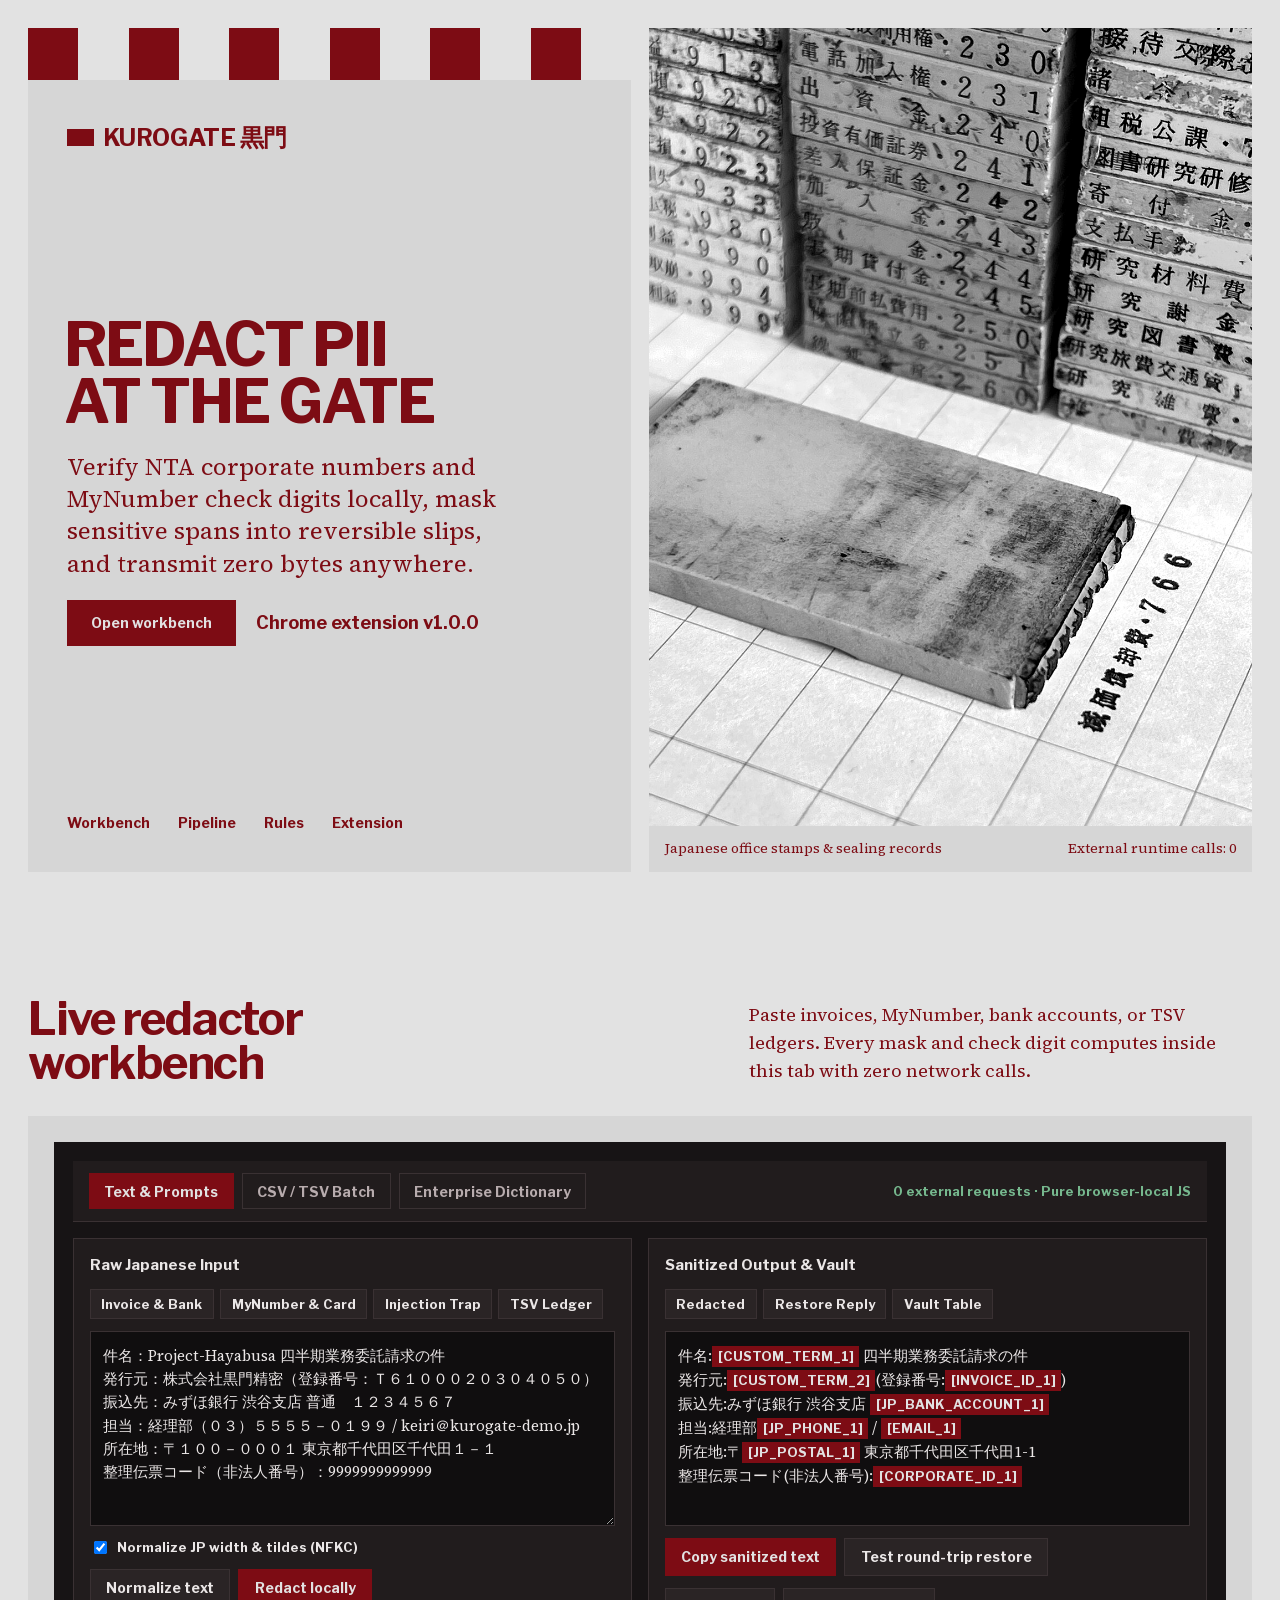
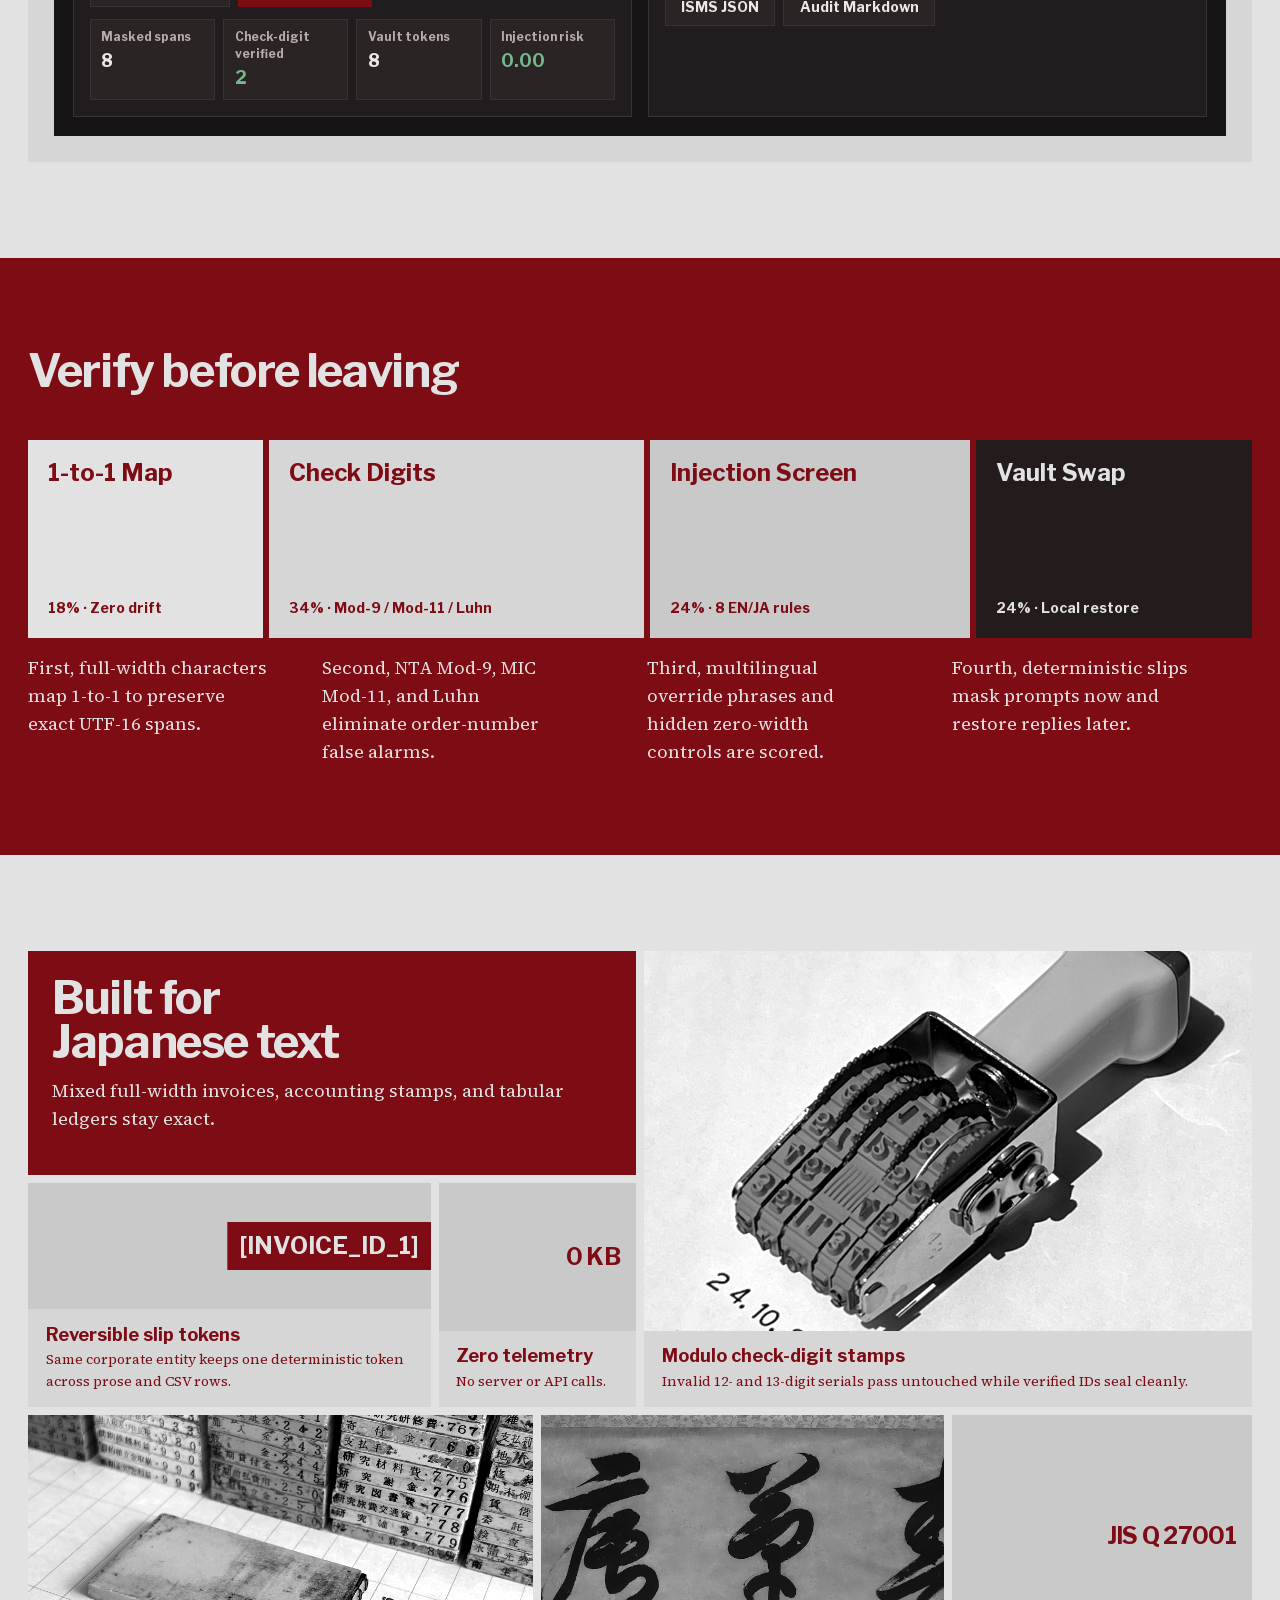
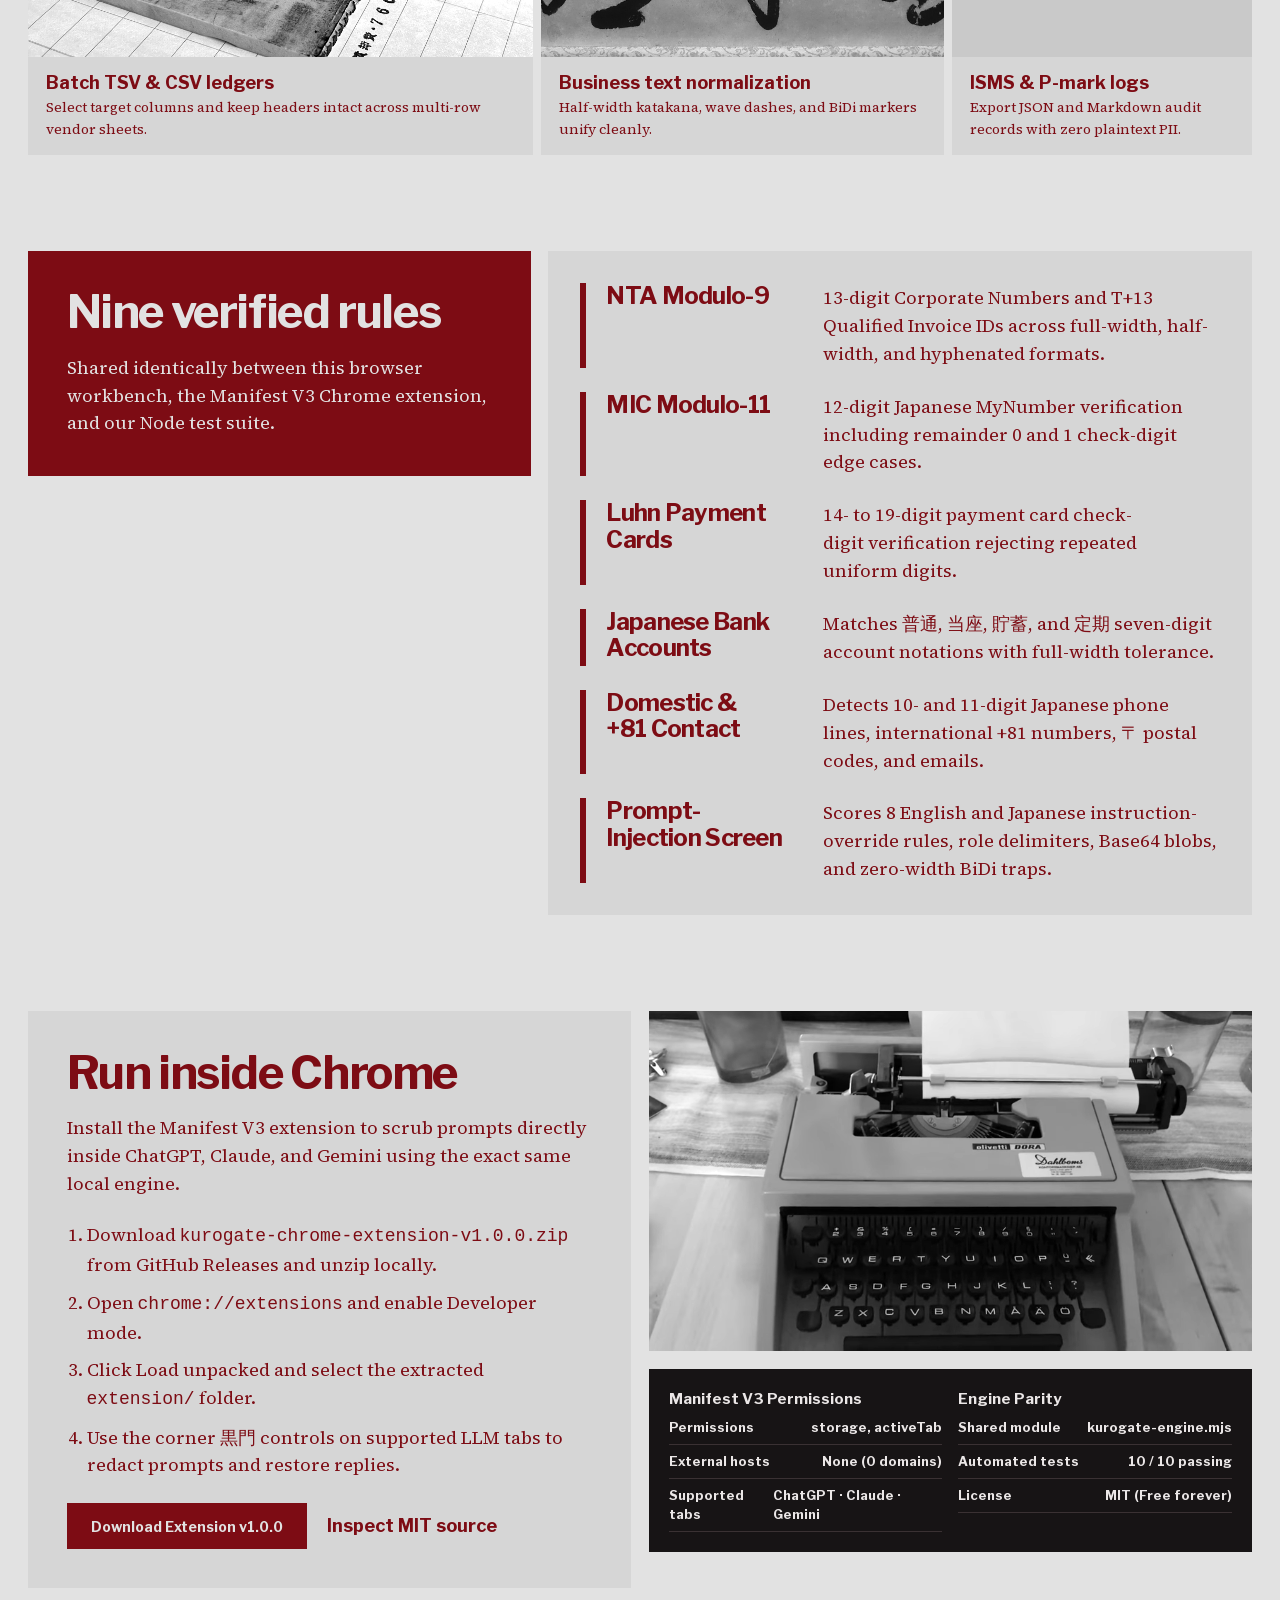
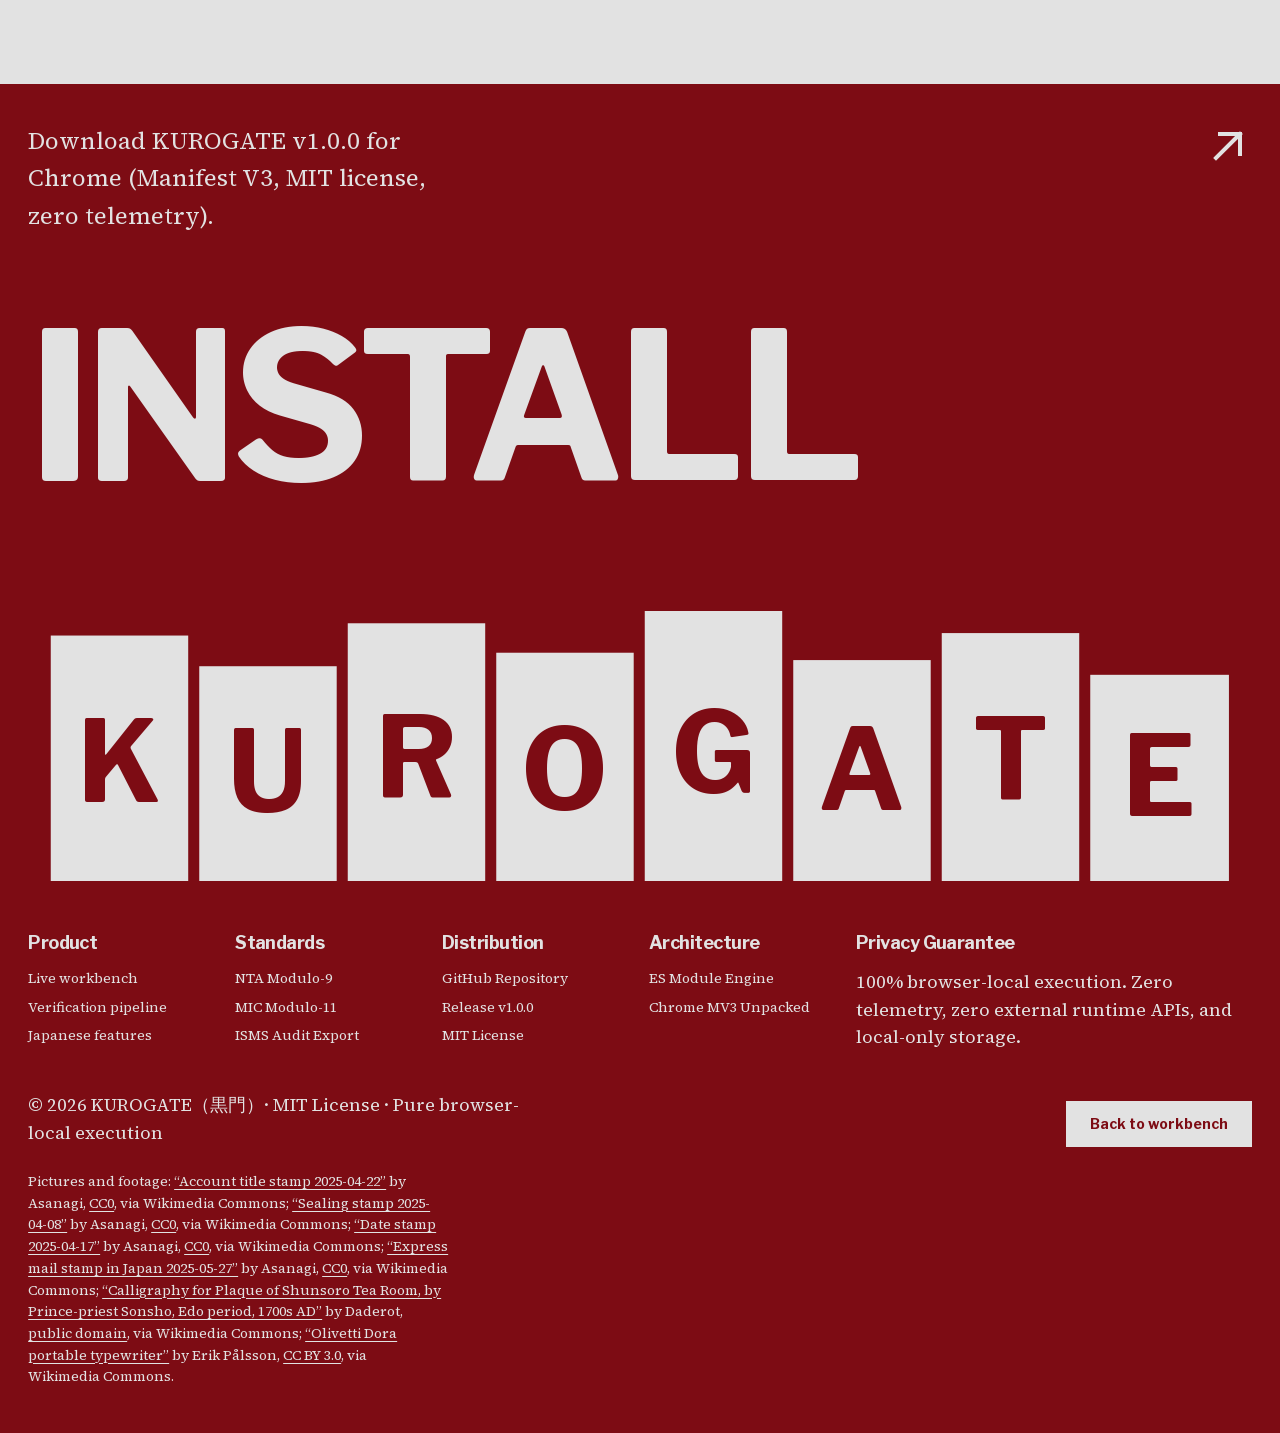
<file: docs/index.html>
<!DOCTYPE html>
<html lang="en">
<head>
  <meta charset="utf-8">
  <meta name="viewport" content="width=device-width, initial-scale=1">
  <title>KUROGATE（黒門）: Browser-Local Japanese LLM PII Redactor &amp; Vault</title>
  <meta name="description" content="100% browser-local Japanese PII check-digit redactor, custom enterprise dictionary masker, reversible vault, and Manifest V3 Chrome extension with zero network transmission.">
  <meta name="theme-color" content="#7d0c14">
  <script>document.documentElement.classList.add('js');</script>
  <link rel="stylesheet" href="./assets/fonts/fonts.css">
  <link rel="stylesheet" href="./styles.css">
</head>
<body>

  <!-- HERO: Printed redaction document card beside sticky archival ledger plate -->
  <header class="hero">
    <div class="hero__card">
      <div class="redaction-stripe" aria-hidden="true">
        <span></span><span></span><span></span><span></span><span></span><span></span>
        <span></span><span></span><span></span><span></span><span></span><span></span>
      </div>

      <div class="hero__inner">
        <div class="wordmark">
          <span class="wordmark__bar" aria-hidden="true"></span>
          <span>KUROGATE 黒門</span>
        </div>

        <div class="hero__center">
          <h1 class="hero__title lines">
            <span class="line"><span data-line style="--i:0">Redact PII</span></span>
            <span class="line"><span data-line style="--i:1">at the gate</span></span>
          </h1>
          <p class="hero__lead" data-load style="--d:220ms">
            Verify NTA corporate numbers and MyNumber check digits locally, mask sensitive spans into reversible slips, and transmit zero bytes anywhere.
          </p>
          <div class="hero__actions" data-load style="--d:300ms">
            <a class="btn" href="#workbench">Open workbench</a>
            <a class="text-link" href="#extension">Chrome extension v1.0.0</a>
          </div>
        </div>

        <nav class="hero__nav" aria-label="Primary sections">
          <a href="#workbench">Workbench</a>
          <a href="#pipeline">Pipeline</a>
          <a href="#rules">Rules</a>
          <a href="#extension">Extension</a>
        </nav>
      </div>
    </div>

    <figure class="hero__stage">
      <div class="hero__crossfade" id="heroCrossfade">
        <img class="plate-media is-active" src="./assets/account-title-stamp-2025-04-22.jpg" width="1920" height="1440" fetchpriority="high" decoding="async" alt="Japanese accounting classification rubber stamps stacked beside an inked ledger impression">
        <img class="plate-media" src="./assets/sealing-stamp-2025-04-08.jpg" width="1920" height="1080" decoding="async" alt="Kraft paper envelope sealed across the flap with a Japanese black ink sealing stamp">
        <img class="plate-media" src="./assets/express-mail-stamp-in-japan-2025-05.jpg" width="1920" height="1080" decoding="async" alt="Japanese postal envelope bearing an express stamp and seven-digit postal code grid">
      </div>
      <figcaption class="hero__plate-caption">
        <span>Japanese office stamps &amp; sealing records</span>
        <span id="networkAuditStatus">External runtime calls: 0</span>
      </figcaption>
    </figure>
  </header>

  <main>
    <!-- SECTION 1: SHOWCASE : Live Interactive Workbench -->
    <section class="section wrap" id="workbench" aria-labelledby="heading-workbench">
      <div class="section-head">
        <h2 id="heading-workbench" data-reveal>Live redactor workbench</h2>
        <p data-reveal style="--stagger:70ms">Paste invoices, MyNumber, bank accounts, or TSV ledgers. Every mask and check digit computes inside this tab with zero network calls.</p>
      </div>

      <div class="workbench-shell" data-reveal style="--stagger:120ms">
        <div class="wb-frame">
          <div class="wb-topbar" data-ui="toolbar">
            <div class="wb-tabs" role="tablist" aria-label="Workbench mode">
              <button type="button" class="wb-tab" id="tabTextMode" role="tab" aria-selected="true">Text &amp; Prompts</button>
              <button type="button" class="wb-tab" id="tabBatchMode" role="tab" aria-selected="false">CSV / TSV Batch</button>
              <button type="button" class="wb-tab" id="tabDictMode" role="tab" aria-selected="false">Enterprise Dictionary</button>
            </div>
            <div class="wb-telemetry" id="wbTelemetry">0 external requests · Offline engine ready</div>
          </div>

          <div class="wb-grid" id="wbMainGrid">
            <div class="wb-pane" data-ui="input-pane">
              <div class="wb-pane-head">
                <span class="wb-pane-title" id="inputPaneTitle">Raw Japanese Input</span>
                <div class="wb-samples">
                  <button type="button" class="wb-chip" data-sample="invoice">Invoice &amp; Bank</button>
                  <button type="button" class="wb-chip" data-sample="mynumber">MyNumber &amp; Card</button>
                  <button type="button" class="wb-chip" data-sample="injection">Injection Trap</button>
                  <button type="button" class="wb-chip" data-sample="tsv">TSV Ledger</button>
                </div>
              </div>

              <div class="wb-batch-cols wb-hidden" id="batchColumnsBar">
                <span class="wb-pane-title">Target Columns:</span>
                <div id="batchColumnsList" class="wb-samples"></div>
              </div>

              <textarea id="wbInput" class="wb-textarea" aria-label="Raw text or delimited input" spellcheck="false"></textarea>

              <div class="wb-controls">
                <label class="wb-toggle">
                  <input type="checkbox" id="optNormalize" checked>
                  <span>Normalize JP width &amp; tildes (NFKC)</span>
                </label>
                <div class="wb-btn-row">
                  <button type="button" class="wb-btn" id="btnNormalizeOnly">Normalize text</button>
                  <button type="button" class="wb-btn wb-btn--primary" id="btnRedact">Redact locally</button>
                </div>
              </div>

              <div class="wb-stats" aria-live="polite">
                <div class="wb-stat">
                  <span class="wb-stat-label">Masked spans</span>
                  <span class="wb-stat-val" id="statMasked">0</span>
                </div>
                <div class="wb-stat">
                  <span class="wb-stat-label">Check-digit verified</span>
                  <span class="wb-stat-val wb-stat-val--ok" id="statVerified">0</span>
                </div>
                <div class="wb-stat">
                  <span class="wb-stat-label">Vault tokens</span>
                  <span class="wb-stat-val" id="statTokens">0</span>
                </div>
                <div class="wb-stat">
                  <span class="wb-stat-label">Injection risk</span>
                  <span class="wb-stat-val" id="statRisk">0.00</span>
                </div>
              </div>
            </div>

            <div class="wb-pane" data-ui="output-pane">
              <div class="wb-pane-head">
                <span class="wb-pane-title">Sanitized Output &amp; Vault</span>
                <div class="wb-samples" role="tablist" aria-label="Output view">
                  <button type="button" class="wb-chip" id="viewSanitizedBtn" aria-pressed="true">Redacted</button>
                  <button type="button" class="wb-chip" id="viewRestoreBtn" aria-pressed="false">Restore Reply</button>
                  <button type="button" class="wb-chip" id="viewVaultBtn" aria-pressed="false">Vault Table</button>
                </div>
              </div>

              <div id="panelSanitized">
                <div id="wbSanitizedPreview" class="wb-output-preview" aria-live="polite"></div>
                <div class="wb-controls" style="margin-top:0.75rem;">
                  <div class="wb-btn-row">
                    <button type="button" class="wb-btn wb-btn--primary" id="btnCopyRedacted">Copy sanitized text</button>
                    <button type="button" class="wb-btn" id="btnSimLlm">Test round-trip restore</button>
                  </div>
                  <div class="wb-btn-row">
                    <button type="button" class="wb-btn" id="btnAuditJson">ISMS JSON</button>
                    <button type="button" class="wb-btn" id="btnAuditMd">Audit Markdown</button>
                  </div>
                </div>
              </div>

              <div id="panelRestore" class="wb-hidden">
                <textarea id="wbRestoreInput" class="wb-textarea" aria-label="Paste LLM response with tokens to restore" placeholder="Paste AI response containing [INVOICE_ID_1], [MYNUMBER_1], [CUSTOM_TERM_1]…"></textarea>
                <div class="wb-controls" style="margin-top:0.65rem;">
                  <button type="button" class="wb-btn wb-btn--primary" id="btnRunRestore">Restore original values</button>
                  <button type="button" class="wb-btn" id="btnCopyRestored">Copy restored output</button>
                </div>
              </div>

              <div id="panelVault" class="wb-hidden">
                <div class="wb-table-wrap">
                  <table class="wb-table">
                    <thead>
                      <tr>
                        <th>Token</th>
                        <th>Rule</th>
                        <th class="num">Chars</th>
                        <th>Status</th>
                      </tr>
                    </thead>
                    <tbody id="wbVaultRows"></tbody>
                  </table>
                </div>
              </div>
            </div>
          </div>

          <div class="wb-pane wb-hidden" id="wbDictPane" data-ui="dict-pane">
            <div class="wb-pane-head">
              <span class="wb-pane-title">Custom Enterprise Dictionary（社内固有名詞・取引先・案件名 : saved in localStorage）</span>
              <button type="button" class="wb-btn" id="btnResetDict">Restore defaults</button>
            </div>
            <div class="wb-dict-row">
              <input type="text" id="dictNewTerm" class="wb-input" placeholder="Add company, client, or project codename (e.g. 株式会社黒門精密, Project-Hayabusa)" aria-label="Custom term to redact">
              <button type="button" class="wb-btn wb-btn--primary" id="btnAddDict">Add term</button>
            </div>
            <div id="dictTags" class="wb-dict-tags"></div>
          </div>
        </div>
      </div>
    </section>

    <!-- SECTION 2: HOW IT WORKS : Stages as one bar -->
    <section class="section pipeline-section" id="pipeline" aria-labelledby="heading-pipeline">
      <div class="wrap">
        <h2 id="heading-pipeline" data-reveal>Verify before leaving</h2>

        <div class="pipeline-bar-wrap" data-reveal style="--stagger:90ms">
          <div class="pipeline-bar" data-ui="pipeline">
            <div class="pipeline-seg" style="flex-grow:18;">
              <span class="pipeline-seg__time">1-to-1 Map</span>
              <span class="pipeline-seg__share">18% · Zero drift</span>
            </div>
            <div class="pipeline-seg pipeline-seg--surface" style="flex-grow:34;">
              <span class="pipeline-seg__time">Check Digits</span>
              <span class="pipeline-seg__share">34% · Mod-9 / Mod-11 / Luhn</span>
            </div>
            <div class="pipeline-seg pipeline-seg--deep" style="flex-grow:24;">
              <span class="pipeline-seg__time">Injection Screen</span>
              <span class="pipeline-seg__share">24% · 8 EN/JA rules</span>
            </div>
            <div class="pipeline-seg pipeline-seg--dark" style="flex-grow:24;">
              <span class="pipeline-seg__time">Vault Swap</span>
              <span class="pipeline-seg__share">24% · Local restore</span>
            </div>
          </div>

          <div class="pipeline-captions">
            <div class="pipeline-cap" style="flex-grow:18;">
              <p>First, full-width characters map 1-to-1 to preserve exact UTF-16 spans.</p>
            </div>
            <div class="pipeline-cap" style="flex-grow:34;">
              <p>Second, NTA Mod-9, MIC Mod-11, and Luhn eliminate order-number false alarms.</p>
            </div>
            <div class="pipeline-cap" style="flex-grow:24;">
              <p>Third, multilingual override phrases and hidden zero-width controls are scored.</p>
            </div>
            <div class="pipeline-cap" style="flex-grow:24;">
              <p>Fourth, deterministic slips mask prompts now and restore replies later.</p>
            </div>
          </div>
        </div>
      </div>
    </section>

    <!-- SECTION 3: FEATURES : Close-ups on a board (12-column mosaic) -->
    <section class="section wrap" id="features" aria-labelledby="heading-features">
      <div class="mosaic-grid">
        <div class="mosaic-tile mosaic-tile--6x2 mosaic-tile--head" data-reveal>
          <h2 id="heading-features">Built for Japanese text</h2>
          <p>Mixed full-width invoices, accounting stamps, and tabular ledgers stay exact.</p>
        </div>

        <figure class="mosaic-tile mosaic-tile--6x4" data-reveal style="--stagger:70ms">
          <div class="mosaic-tile__media">
            <img class="plate-media" src="./assets/date-stamp-2025-04-17.jpg" width="1792" height="1792" loading="lazy" decoding="async" alt="Japanese rotary rubber date stamp showing inked numerals 24.10.23 on paper">
          </div>
          <figcaption class="mosaic-tile__caption">
            <strong>Modulo check-digit stamps</strong>
            <span>Invalid 12- and 13-digit serials pass untouched while verified IDs seal cleanly.</span>
          </figcaption>
        </figure>

        <div class="mosaic-tile mosaic-tile--4x2" data-reveal style="--stagger:140ms">
          <div class="mosaic-macro" data-ui="macro-token">
            <span class="mosaic-macro-slip">[INVOICE_ID_1]</span>
          </div>
          <div class="mosaic-tile__caption">
            <strong>Reversible slip tokens</strong>
            <span>Same corporate entity keeps one deterministic token across prose and CSV rows.</span>
          </div>
        </div>

        <div class="mosaic-tile mosaic-tile--2x2" data-reveal style="--stagger:210ms">
          <div class="mosaic-macro" data-ui="macro-count">
            <span class="mosaic-macro-num">0 KB</span>
          </div>
          <div class="mosaic-tile__caption">
            <strong>Zero telemetry</strong>
            <span>No server or API calls.</span>
          </div>
        </div>

        <figure class="mosaic-tile mosaic-tile--5x3" data-reveal style="--stagger:280ms">
          <div class="mosaic-tile__media">
            <img class="plate-media" src="./assets/account-title-stamp-2025-04-22.jpg" width="1920" height="1440" loading="lazy" decoding="async" alt="Accounting category rubber stamps stacked on grid ledger paper">
          </div>
          <figcaption class="mosaic-tile__caption">
            <strong>Batch TSV &amp; CSV ledgers</strong>
            <span>Select target columns and keep headers intact across multi-row vendor sheets.</span>
          </figcaption>
        </figure>

        <figure class="mosaic-tile mosaic-tile--4x3" data-reveal style="--stagger:350ms">
          <div class="mosaic-tile__media">
            <img class="plate-media" src="./assets/calligraphy-for-plaque-of-shunsoro-tea-room.jpg" width="1920" height="823" loading="lazy" decoding="async" alt="Edo period sumi ink calligraphy on paper bearing red seal impressions">
          </div>
          <figcaption class="mosaic-tile__caption">
            <strong>Business text normalization</strong>
            <span>Half-width katakana, wave dashes, and BiDi markers unify cleanly.</span>
          </figcaption>
        </figure>

        <div class="mosaic-tile mosaic-tile--3x3" data-reveal style="--stagger:420ms">
          <div class="mosaic-macro" data-ui="macro-audit">
            <span class="mosaic-macro-num">JIS Q 27001</span>
          </div>
          <div class="mosaic-tile__caption">
            <strong>ISMS &amp; P-mark logs</strong>
            <span>Export JSON and Markdown audit records with zero plaintext PII.</span>
          </div>
        </div>
      </div>
    </section>

    <!-- SECTION 4: PROOF : Verification Ledger -->
    <section class="section wrap" id="rules" aria-labelledby="heading-rules">
      <div class="rules-layout">
        <div class="rules-lead" data-reveal>
          <h2 id="heading-rules">Nine verified rules</h2>
          <p>Shared identically between this browser workbench, the Manifest V3 Chrome extension, and our Node test suite.</p>
        </div>

        <ul class="rules-list">
          <li class="rules-row" data-reveal style="--stagger:60ms">
            <h3 class="rules-row__name">NTA Modulo-9</h3>
            <p class="rules-row__desc">13-digit Corporate Numbers and T+13 Qualified Invoice IDs across full-width, half-width, and hyphenated formats.</p>
          </li>
          <li class="rules-row" data-reveal style="--stagger:110ms">
            <h3 class="rules-row__name">MIC Modulo-11</h3>
            <p class="rules-row__desc">12-digit Japanese MyNumber verification including remainder 0 and 1 check-digit edge cases.</p>
          </li>
          <li class="rules-row" data-reveal style="--stagger:160ms">
            <h3 class="rules-row__name">Luhn Payment Cards</h3>
            <p class="rules-row__desc">14- to 19-digit payment card check-digit verification rejecting repeated uniform digits.</p>
          </li>
          <li class="rules-row" data-reveal style="--stagger:210ms">
            <h3 class="rules-row__name">Japanese Bank Accounts</h3>
            <p class="rules-row__desc">Matches 普通, 当座, 貯蓄, and 定期 seven-digit account notations with full-width tolerance.</p>
          </li>
          <li class="rules-row" data-reveal style="--stagger:260ms">
            <h3 class="rules-row__name">Domestic &amp; +81 Contact</h3>
            <p class="rules-row__desc">Detects 10- and 11-digit Japanese phone lines, international +81 numbers, 〒 postal codes, and emails.</p>
          </li>
          <li class="rules-row" data-reveal style="--stagger:310ms">
            <h3 class="rules-row__name">Prompt-Injection Screen</h3>
            <p class="rules-row__desc">Scores 8 English and Japanese instruction-override rules, role delimiters, Base64 blobs, and zero-width BiDi traps.</p>
          </li>
        </ul>
      </div>
    </section>

    <!-- SECTION 5: CHROME EXTENSION (Manifest V3 v1.0.0) -->
    <section class="section wrap" id="extension" aria-labelledby="heading-extension">
      <div class="ext-split">
        <div class="ext-copy" data-reveal>
          <div>
            <h2 id="heading-extension">Run inside Chrome</h2>
            <p style="margin-top:1.25rem;">
              Install the Manifest V3 extension to scrub prompts directly inside ChatGPT, Claude, and Gemini using the exact same local engine.
            </p>
          </div>

          <ol class="ext-steps">
            <li>Download <code>kurogate-chrome-extension-v1.0.0.zip</code> from GitHub Releases and unzip locally.</li>
            <li>Open <code>chrome://extensions</code> and enable Developer mode.</li>
            <li>Click Load unpacked and select the extracted <code>extension/</code> folder.</li>
            <li>Use the corner 黒門 controls on supported LLM tabs to redact prompts and restore replies.</li>
          </ol>

          <div class="hero__actions">
            <a class="btn" href="https://github.com/pecopeko/kurogate/releases/download/v1.0.0/kurogate-chrome-extension-v1.0.0.zip">Download Extension v1.0.0</a>
            <a class="text-link" href="https://github.com/pecopeko/kurogate" target="_blank" rel="noopener noreferrer">Inspect MIT source</a>
          </div>
        </div>

        <div class="ext-media" data-reveal style="--stagger:90ms">
          <div class="ext-video-box">
            <video autoplay muted loop playsinline preload="metadata" poster="./assets/olivetti-dora-portable-typewriter-poster.jpg" width="854" height="480" aria-hidden="true">
              <source src="./assets/olivetti-dora-portable-typewriter.webm" type="video/webm">
            </video>
          </div>

          <div data-ui="extension-fragment" class="ext-popup-preview">
            <div>
              <strong style="display:block;font-size:15px;">Manifest V3 Permissions</strong>
              <div class="ext-popup-row"><span>Permissions</span><span>storage, activeTab</span></div>
              <div class="ext-popup-row"><span>External hosts</span><span>None (0 domains)</span></div>
              <div class="ext-popup-row"><span>Supported tabs</span><span>ChatGPT · Claude · Gemini</span></div>
            </div>
            <div>
              <strong style="display:block;font-size:15px;">Engine Parity</strong>
              <div class="ext-popup-row"><span>Shared module</span><span>kurogate-engine.mjs</span></div>
              <div class="ext-popup-row"><span>Automated tests</span><span>10 / 10 passing</span></div>
              <div class="ext-popup-row"><span>License</span><span>MIT (Free forever)</span></div>
            </div>
          </div>
        </div>
      </div>
    </section>

    <!-- SECTION 6: CTA : One word is the button -->
    <section class="section" aria-labelledby="heading-cta">
      <a class="cta-band" href="https://github.com/pecopeko/kurogate/releases/download/v1.0.0/kurogate-chrome-extension-v1.0.0.zip">
        <div class="cta-band__top">
          <p>Download KUROGATE v1.0.0 for Chrome (Manifest V3, MIT license, zero telemetry).</p>
          <svg class="cta-band__arrow" viewBox="0 0 48 48" fill="none" aria-hidden="true">
            <path d="M12 36L36 12M36 12H16M36 12V32" stroke="currentColor" stroke-width="4" stroke-linecap="square" />
          </svg>
        </div>
        <h2 id="heading-cta" class="cta-band__verb">INSTALL</h2>
      </a>
    </section>
  </main>

  <!-- SECTION 7: FOOTER : The mark, built large -->
  <footer class="site-footer">
    <div class="wrap">
      <!-- Block-cut redaction bars spelling KUROGATE -->
      <svg class="footer-mark" viewBox="0 0 960 220" role="img" aria-label="KUROGATE block redaction wordmark">
        <g fill="currentColor">
          <rect x="0" y="20" width="112" height="200" />
          <rect x="121" y="45" width="112" height="175" />
          <rect x="242" y="10" width="112" height="210" />
          <rect x="363" y="34" width="112" height="186" />
          <rect x="484" y="0" width="112" height="220" />
          <rect x="605" y="40" width="112" height="180" />
          <rect x="726" y="18" width="112" height="202" />
          <rect x="847" y="52" width="113" height="168" />
        </g>
        <g fill="#7d0c14" font-family="Libre Franklin, sans-serif" font-weight="700" font-size="92" text-anchor="middle">
          <text x="56" y="156">K</text>
          <text x="177" y="164">U</text>
          <text x="298" y="152">R</text>
          <text x="419" y="162">O</text>
          <text x="540" y="148">G</text>
          <text x="661" y="162">A</text>
          <text x="782" y="154">T</text>
          <text x="903" y="168">E</text>
        </g>
      </svg>

      <div class="footer-grid">
        <div class="footer-col">
          <h3>Product</h3>
          <a href="#workbench">Live workbench</a>
          <a href="#pipeline">Verification pipeline</a>
          <a href="#features">Japanese features</a>
        </div>
        <div class="footer-col">
          <h3>Standards</h3>
          <a href="#rules">NTA Modulo-9</a>
          <a href="#rules">MIC Modulo-11</a>
          <a href="#rules">ISMS Audit Export</a>
        </div>
        <div class="footer-col">
          <h3>Distribution</h3>
          <a href="https://github.com/pecopeko/kurogate" target="_blank" rel="noopener noreferrer">GitHub Repository</a>
          <a href="https://github.com/pecopeko/kurogate/releases/tag/v1.0.0" target="_blank" rel="noopener noreferrer">Release v1.0.0</a>
          <a href="https://github.com/pecopeko/kurogate/blob/main/LICENSE" target="_blank" rel="noopener noreferrer">MIT License</a>
        </div>
        <div class="footer-col">
          <h3>Architecture</h3>
          <a href="./core/kurogate-engine.mjs">ES Module Engine</a>
          <a href="#extension">Chrome MV3 Unpacked</a>
        </div>
        <div class="footer-col footer-col--wide">
          <h3>Privacy Guarantee</h3>
          <p>100% browser-local execution. Zero telemetry, zero external runtime APIs, and local-only storage.</p>
        </div>
      </div>

      <div class="footer-bottom">
        <p>© 2026 KUROGATE（黒門）· MIT License · Pure browser-local execution</p>
        <a class="btn btn-inverse" href="#workbench">Back to workbench</a>
      </div>

      <p class="credits">
        Pictures and footage:
        <a href="https://commons.wikimedia.org/wiki/File:Account_title_stamp_2025-04-22.jpg">“Account title stamp 2025-04-22”</a> by Asanagi, <a href="https://creativecommons.org/publicdomain/zero/1.0/deed.en">CC0</a>, via Wikimedia Commons;
        <a href="https://commons.wikimedia.org/wiki/File:Sealing_stamp_2025-04-08.jpg">“Sealing stamp 2025-04-08”</a> by Asanagi, <a href="https://creativecommons.org/publicdomain/zero/1.0/deed.en">CC0</a>, via Wikimedia Commons;
        <a href="https://commons.wikimedia.org/wiki/File:Date_stamp_2025-04-17.jpg">“Date stamp 2025-04-17”</a> by Asanagi, <a href="https://creativecommons.org/publicdomain/zero/1.0/deed.en">CC0</a>, via Wikimedia Commons;
        <a href="https://commons.wikimedia.org/wiki/File:Express_mail_stamp_in_Japan_2025-05-27.jpg">“Express mail stamp in Japan 2025-05-27”</a> by Asanagi, <a href="https://creativecommons.org/publicdomain/zero/1.0/deed.en">CC0</a>, via Wikimedia Commons;
        <a href="https://commons.wikimedia.org/wiki/File:Calligraphy_for_Plaque_of_Shunsoro_Tea_Room,_by_Prince-priest_Sonsho,_Edo_period,_1700s_AD,_ink_on_paper_-_Tokyo_National_Museum_-_Tokyo,_Japan_-_DSC09516.jpg">“Calligraphy for Plaque of Shunsoro Tea Room, by Prince-priest Sonsho, Edo period, 1700s AD”</a> by Daderot, <a href="https://creativecommons.org/publicdomain/mark/1.0/">public domain</a>, via Wikimedia Commons;
        <a href="https://commons.wikimedia.org/wiki/File:Olivetti_Dora_portable_typewriter.webm">“Olivetti Dora portable typewriter”</a> by Erik Pålsson, <a href="https://creativecommons.org/licenses/by/3.0">CC BY 3.0</a>, via Wikimedia Commons.
      </p>
    </div>
  </footer>

  <script type="module" src="./app.mjs"></script>
</body>
</html>
</file>
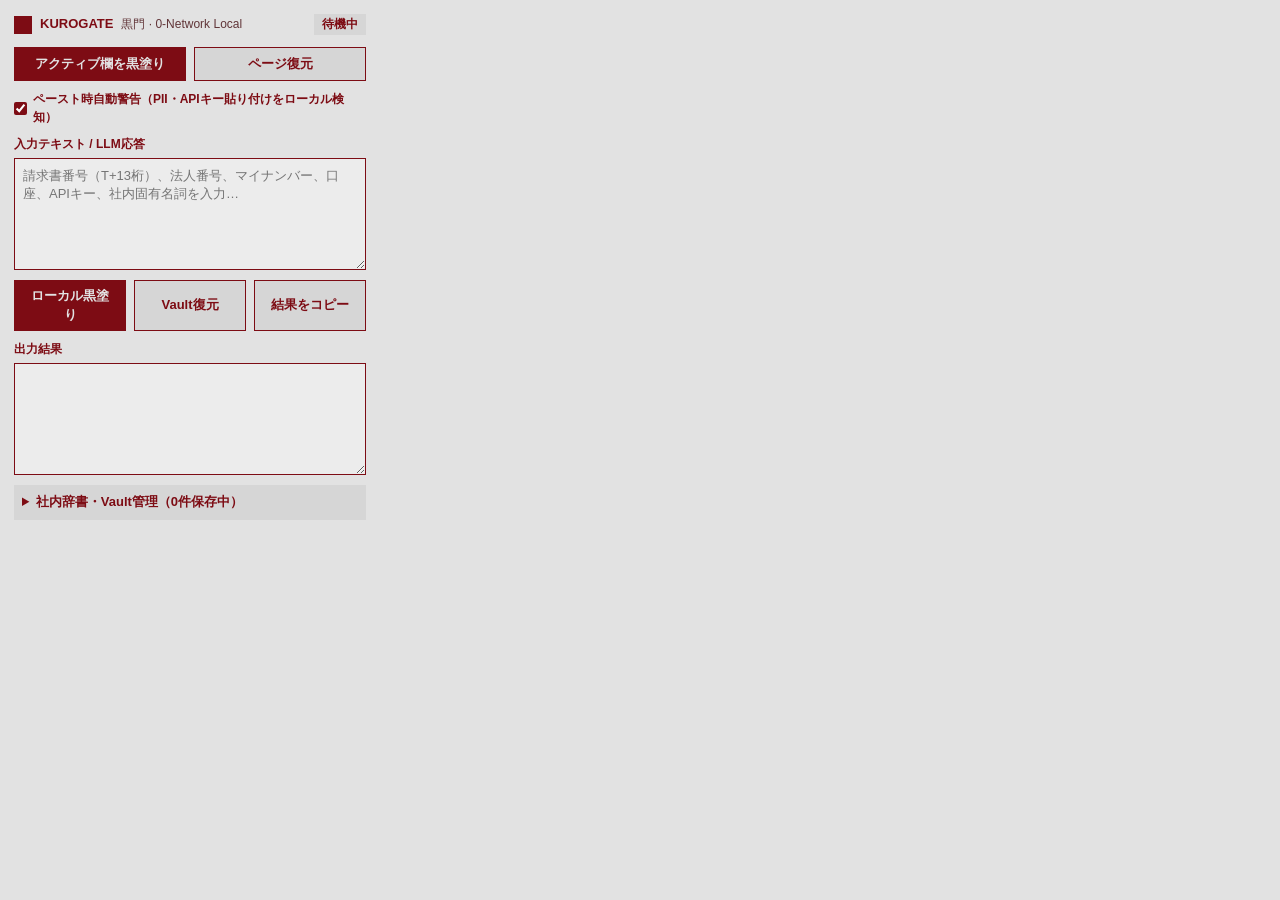
<file: extension/popup.html>
<!DOCTYPE html>
<html lang="ja">
<head>
  <meta charset="utf-8">
  <meta name="viewport" content="width=device-width, initial-scale=1">
  <title>KUROGATE（黒門）</title>
  <link rel="stylesheet" href="popup.css">
</head>
<body>
  <header class="kg-head">
    <div class="kg-brand">
      <span class="kg-bar" aria-hidden="true"></span>
      <strong>KUROGATE</strong>
      <span class="kg-sub">黒門 · 0-Network Local</span>
    </div>
    <span class="kg-pill" id="statusBadge">待機中</span>
  </header>

  <main class="kg-main">
    <section class="kg-page-bar">
      <button type="button" id="redactPageBtn" class="kg-btn kg-btn-primary">アクティブ欄を黒塗り</button>
      <button type="button" id="restorePageBtn" class="kg-btn kg-btn-ghost">ページ復元</button>
    </section>

    <label class="kg-toggle-row">
      <input type="checkbox" id="pasteGuardToggle" checked>
      <span>ペースト時自動警告（PII・APIキー貼り付けをローカル検知）</span>
    </label>

    <label class="kg-field">
      <span>入力テキスト / LLM応答</span>
      <textarea id="inputText" rows="5" placeholder="請求書番号（T+13桁）、法人番号、マイナンバー、口座、APIキー、社内固有名詞を入力…"></textarea>
    </label>

    <div class="kg-actions">
      <button type="button" id="redactBtn" class="kg-btn kg-btn-primary">ローカル黒塗り</button>
      <button type="button" id="restoreBtn" class="kg-btn kg-btn-ghost">Vault復元</button>
      <button type="button" id="copyBtn" class="kg-btn kg-btn-ghost">結果をコピー</button>
    </div>

    <label class="kg-field">
      <span>出力結果</span>
      <textarea id="outputText" rows="5" readonly></textarea>
    </label>

    <details class="kg-dict">
      <summary>社内辞書・Vault管理（<span id="vaultCount">0</span>件保存中）</summary>
      <label class="kg-field">
        <span>社内固有名詞（1行1語・ローカル保存）</span>
        <textarea id="dictInput" rows="3" placeholder="株式会社黒門精密&#10;Project-Hayabusa"></textarea>
      </label>
      <div class="kg-actions">
        <button type="button" id="saveDictBtn" class="kg-btn kg-btn-ghost">辞書を保存</button>
        <button type="button" id="clearVaultBtn" class="kg-btn kg-btn-ghost">Vault消去</button>
      </div>
    </details>
  </main>

  <script type="module" src="popup.js"></script>
</body>
</html>
</file>
<file: docs/assets/fonts/fonts.css>
/* cyrillic-ext */
@font-face {
  font-family: 'Libre Franklin';
  font-style: normal;
  font-weight: 700;
  font-display: swap;
  src: url(./font-3.woff2) format('woff2');
  unicode-range: U+0460-052F, U+1C80-1C8A, U+20B4, U+2DE0-2DFF, U+A640-A69F, U+FE2E-FE2F;
}
/* cyrillic */
@font-face {
  font-family: 'Libre Franklin';
  font-style: normal;
  font-weight: 700;
  font-display: swap;
  src: url(./font-1.woff2) format('woff2');
  unicode-range: U+0301, U+0400-045F, U+0490-0491, U+04B0-04B1, U+2116;
}
/* vietnamese */
@font-face {
  font-family: 'Libre Franklin';
  font-style: normal;
  font-weight: 700;
  font-display: swap;
  src: url(./font-2.woff2) format('woff2');
  unicode-range: U+0102-0103, U+0110-0111, U+0128-0129, U+0168-0169, U+01A0-01A1, U+01AF-01B0, U+0300-0301, U+0303-0304, U+0308-0309, U+0323, U+0329, U+1EA0-1EF9, U+20AB;
}
/* latin-ext */
@font-face {
  font-family: 'Libre Franklin';
  font-style: normal;
  font-weight: 700;
  font-display: swap;
  src: url(./font-4.woff2) format('woff2');
  unicode-range: U+0100-02BA, U+02BD-02C5, U+02C7-02CC, U+02CE-02D7, U+02DD-02FF, U+0304, U+0308, U+0329, U+1D00-1DBF, U+1E00-1E9F, U+1EF2-1EFF, U+2020, U+20A0-20AB, U+20AD-20C4, U+2113, U+2C60-2C7F, U+A720-A7FF;
}
/* latin */
@font-face {
  font-family: 'Libre Franklin';
  font-style: normal;
  font-weight: 700;
  font-display: swap;
  src: url(./font-0.woff2) format('woff2');
  unicode-range: U+0000-00FF, U+0131, U+0152-0153, U+02BB-02BC, U+02C6, U+02DA, U+02DC, U+0304, U+0308, U+0329, U+2000-206F, U+20AC, U+2122, U+2191, U+2193, U+2212, U+2215, U+FEFF, U+FFFD;
}
/* cyrillic-ext */
@font-face {
  font-family: 'Source Serif 4';
  font-style: italic;
  font-weight: 400;
  font-display: swap;
  src: url(./font-14.woff2) format('woff2');
  unicode-range: U+0460-052F, U+1C80-1C8A, U+20B4, U+2DE0-2DFF, U+A640-A69F, U+FE2E-FE2F;
}
/* cyrillic */
@font-face {
  font-family: 'Source Serif 4';
  font-style: italic;
  font-weight: 400;
  font-display: swap;
  src: url(./font-11.woff2) format('woff2');
  unicode-range: U+0301, U+0400-045F, U+0490-0491, U+04B0-04B1, U+2116;
}
/* greek */
@font-face {
  font-family: 'Source Serif 4';
  font-style: italic;
  font-weight: 400;
  font-display: swap;
  src: url(./font-15.woff2) format('woff2');
  unicode-range: U+0370-0377, U+037A-037F, U+0384-038A, U+038C, U+038E-03A1, U+03A3-03FF;
}
/* vietnamese */
@font-face {
  font-family: 'Source Serif 4';
  font-style: italic;
  font-weight: 400;
  font-display: swap;
  src: url(./font-13.woff2) format('woff2');
  unicode-range: U+0102-0103, U+0110-0111, U+0128-0129, U+0168-0169, U+01A0-01A1, U+01AF-01B0, U+0300-0301, U+0303-0304, U+0308-0309, U+0323, U+0329, U+1EA0-1EF9, U+20AB;
}
/* latin-ext */
@font-face {
  font-family: 'Source Serif 4';
  font-style: italic;
  font-weight: 400;
  font-display: swap;
  src: url(./font-12.woff2) format('woff2');
  unicode-range: U+0100-02BA, U+02BD-02C5, U+02C7-02CC, U+02CE-02D7, U+02DD-02FF, U+0304, U+0308, U+0329, U+1D00-1DBF, U+1E00-1E9F, U+1EF2-1EFF, U+2020, U+20A0-20AB, U+20AD-20C4, U+2113, U+2C60-2C7F, U+A720-A7FF;
}
/* latin */
@font-face {
  font-family: 'Source Serif 4';
  font-style: italic;
  font-weight: 400;
  font-display: swap;
  src: url(./font-16.woff2) format('woff2');
  unicode-range: U+0000-00FF, U+0131, U+0152-0153, U+02BB-02BC, U+02C6, U+02DA, U+02DC, U+0304, U+0308, U+0329, U+2000-206F, U+20AC, U+2122, U+2191, U+2193, U+2212, U+2215, U+FEFF, U+FFFD;
}
/* cyrillic-ext */
@font-face {
  font-family: 'Source Serif 4';
  font-style: italic;
  font-weight: 600;
  font-display: swap;
  src: url(./font-14.woff2) format('woff2');
  unicode-range: U+0460-052F, U+1C80-1C8A, U+20B4, U+2DE0-2DFF, U+A640-A69F, U+FE2E-FE2F;
}
/* cyrillic */
@font-face {
  font-family: 'Source Serif 4';
  font-style: italic;
  font-weight: 600;
  font-display: swap;
  src: url(./font-11.woff2) format('woff2');
  unicode-range: U+0301, U+0400-045F, U+0490-0491, U+04B0-04B1, U+2116;
}
/* greek */
@font-face {
  font-family: 'Source Serif 4';
  font-style: italic;
  font-weight: 600;
  font-display: swap;
  src: url(./font-15.woff2) format('woff2');
  unicode-range: U+0370-0377, U+037A-037F, U+0384-038A, U+038C, U+038E-03A1, U+03A3-03FF;
}
/* vietnamese */
@font-face {
  font-family: 'Source Serif 4';
  font-style: italic;
  font-weight: 600;
  font-display: swap;
  src: url(./font-13.woff2) format('woff2');
  unicode-range: U+0102-0103, U+0110-0111, U+0128-0129, U+0168-0169, U+01A0-01A1, U+01AF-01B0, U+0300-0301, U+0303-0304, U+0308-0309, U+0323, U+0329, U+1EA0-1EF9, U+20AB;
}
/* latin-ext */
@font-face {
  font-family: 'Source Serif 4';
  font-style: italic;
  font-weight: 600;
  font-display: swap;
  src: url(./font-12.woff2) format('woff2');
  unicode-range: U+0100-02BA, U+02BD-02C5, U+02C7-02CC, U+02CE-02D7, U+02DD-02FF, U+0304, U+0308, U+0329, U+1D00-1DBF, U+1E00-1E9F, U+1EF2-1EFF, U+2020, U+20A0-20AB, U+20AD-20C4, U+2113, U+2C60-2C7F, U+A720-A7FF;
}
/* latin */
@font-face {
  font-family: 'Source Serif 4';
  font-style: italic;
  font-weight: 600;
  font-display: swap;
  src: url(./font-16.woff2) format('woff2');
  unicode-range: U+0000-00FF, U+0131, U+0152-0153, U+02BB-02BC, U+02C6, U+02DA, U+02DC, U+0304, U+0308, U+0329, U+2000-206F, U+20AC, U+2122, U+2191, U+2193, U+2212, U+2215, U+FEFF, U+FFFD;
}
/* cyrillic-ext */
@font-face {
  font-family: 'Source Serif 4';
  font-style: normal;
  font-weight: 400;
  font-display: swap;
  src: url(./font-6.woff2) format('woff2');
  unicode-range: U+0460-052F, U+1C80-1C8A, U+20B4, U+2DE0-2DFF, U+A640-A69F, U+FE2E-FE2F;
}
/* cyrillic */
@font-face {
  font-family: 'Source Serif 4';
  font-style: normal;
  font-weight: 400;
  font-display: swap;
  src: url(./font-8.woff2) format('woff2');
  unicode-range: U+0301, U+0400-045F, U+0490-0491, U+04B0-04B1, U+2116;
}
/* greek */
@font-face {
  font-family: 'Source Serif 4';
  font-style: normal;
  font-weight: 400;
  font-display: swap;
  src: url(./font-10.woff2) format('woff2');
  unicode-range: U+0370-0377, U+037A-037F, U+0384-038A, U+038C, U+038E-03A1, U+03A3-03FF;
}
/* vietnamese */
@font-face {
  font-family: 'Source Serif 4';
  font-style: normal;
  font-weight: 400;
  font-display: swap;
  src: url(./font-7.woff2) format('woff2');
  unicode-range: U+0102-0103, U+0110-0111, U+0128-0129, U+0168-0169, U+01A0-01A1, U+01AF-01B0, U+0300-0301, U+0303-0304, U+0308-0309, U+0323, U+0329, U+1EA0-1EF9, U+20AB;
}
/* latin-ext */
@font-face {
  font-family: 'Source Serif 4';
  font-style: normal;
  font-weight: 400;
  font-display: swap;
  src: url(./font-5.woff2) format('woff2');
  unicode-range: U+0100-02BA, U+02BD-02C5, U+02C7-02CC, U+02CE-02D7, U+02DD-02FF, U+0304, U+0308, U+0329, U+1D00-1DBF, U+1E00-1E9F, U+1EF2-1EFF, U+2020, U+20A0-20AB, U+20AD-20C4, U+2113, U+2C60-2C7F, U+A720-A7FF;
}
/* latin */
@font-face {
  font-family: 'Source Serif 4';
  font-style: normal;
  font-weight: 400;
  font-display: swap;
  src: url(./font-9.woff2) format('woff2');
  unicode-range: U+0000-00FF, U+0131, U+0152-0153, U+02BB-02BC, U+02C6, U+02DA, U+02DC, U+0304, U+0308, U+0329, U+2000-206F, U+20AC, U+2122, U+2191, U+2193, U+2212, U+2215, U+FEFF, U+FFFD;
}
/* cyrillic-ext */
@font-face {
  font-family: 'Source Serif 4';
  font-style: normal;
  font-weight: 600;
  font-display: swap;
  src: url(./font-6.woff2) format('woff2');
  unicode-range: U+0460-052F, U+1C80-1C8A, U+20B4, U+2DE0-2DFF, U+A640-A69F, U+FE2E-FE2F;
}
/* cyrillic */
@font-face {
  font-family: 'Source Serif 4';
  font-style: normal;
  font-weight: 600;
  font-display: swap;
  src: url(./font-8.woff2) format('woff2');
  unicode-range: U+0301, U+0400-045F, U+0490-0491, U+04B0-04B1, U+2116;
}
/* greek */
@font-face {
  font-family: 'Source Serif 4';
  font-style: normal;
  font-weight: 600;
  font-display: swap;
  src: url(./font-10.woff2) format('woff2');
  unicode-range: U+0370-0377, U+037A-037F, U+0384-038A, U+038C, U+038E-03A1, U+03A3-03FF;
}
/* vietnamese */
@font-face {
  font-family: 'Source Serif 4';
  font-style: normal;
  font-weight: 600;
  font-display: swap;
  src: url(./font-7.woff2) format('woff2');
  unicode-range: U+0102-0103, U+0110-0111, U+0128-0129, U+0168-0169, U+01A0-01A1, U+01AF-01B0, U+0300-0301, U+0303-0304, U+0308-0309, U+0323, U+0329, U+1EA0-1EF9, U+20AB;
}
/* latin-ext */
@font-face {
  font-family: 'Source Serif 4';
  font-style: normal;
  font-weight: 600;
  font-display: swap;
  src: url(./font-5.woff2) format('woff2');
  unicode-range: U+0100-02BA, U+02BD-02C5, U+02C7-02CC, U+02CE-02D7, U+02DD-02FF, U+0304, U+0308, U+0329, U+1D00-1DBF, U+1E00-1E9F, U+1EF2-1EFF, U+2020, U+20A0-20AB, U+20AD-20C4, U+2113, U+2C60-2C7F, U+A720-A7FF;
}
/* latin */
@font-face {
  font-family: 'Source Serif 4';
  font-style: normal;
  font-weight: 600;
  font-display: swap;
  src: url(./font-9.woff2) format('woff2');
  unicode-range: U+0000-00FF, U+0131, U+0152-0153, U+02BB-02BC, U+02C6, U+02DA, U+02DC, U+0304, U+0308, U+0329, U+2000-206F, U+20AC, U+2122, U+2191, U+2193, U+2212, U+2215, U+FEFF, U+FFFD;
}
</file>
<file: docs/styles.css>
:root {
  /* Dealt palette: Oxblood and grey */
  --bg: #e2e2e2;
  --surface: #d6d6d6;
  --surface-deep: #c9c9c9;
  --ink: #7d0c14;
  --muted: #6e3b3f;
  --accent: #7d0c14;
  --accent-strong: #5c070d;
  --accent-ink: #e2e2e2;
  --field-1: #7d0c14;
  --field-1-ink: #e2e2e2;

  /* Workbench [data-ui] dark ledger surface tokens */
  --ui-bg: #171415;
  --ui-surface: #211c1d;
  --ui-raised: #2a2425;
  --ui-border: #3a3133;
  --ui-ink: #ebe7e7;
  --ui-muted: #b8acae;
  --ui-ok: #76b88e;
  --ui-warn: #e09f5a;
  --ui-danger: #eb6b74;

  /* Dealt type system: Libre Franklin / Source Serif 4 (strict 5-step scale) */
  --font-display: "Libre Franklin", "Hiragino Sans", "Yu Gothic", sans-serif;
  --font-text: "Source Serif 4", "Hiragino Mincho ProN", "Yu Mincho", Georgia, serif;

  --step-small: 0.875rem;                      /* 14px: nav, buttons, captions, small labels */
  --step-body: 1.125rem;                       /* 18px: all running body prose */
  --step-lead: clamp(1.25rem, 1.05rem + 0.75vw, 1.5rem); /* 20-24px: hero lead, rule titles */
  --step-head: clamp(2rem, 3.6vw, 3.25rem);    /* 32-52px: all section headings */
  --step-display: clamp(2.125rem, 4.7vw, 4.25rem); /* 34-68px: hero h1 */

  /* Frame */
  --margin: clamp(1rem, 2.2vw, 2rem);
  --gutter: clamp(0.75rem, 1.4vw, 1.25rem);
  --section-gap: clamp(4.5rem, 7.5vw, 8rem);

  /* Motion tokens */
  --ease-out: cubic-bezier(0.22, 1, 0.36, 1);
  --ease-expo: cubic-bezier(0.16, 1, 0.3, 1);
  --ease-soft: cubic-bezier(0.33, 1, 0.68, 1);
  --t-press: 140ms;
  --t-hover: 180ms;
  --t-reveal: 720ms;
  --stagger-line: 90ms;
}

*,
*::before,
*::after {
  box-sizing: border-box;
}

html {
  scroll-behavior: smooth;
  background: var(--bg);
  color: var(--ink);
}

@media (prefers-reduced-motion: reduce) {
  html {
    scroll-behavior: auto;
  }
}

body {
  margin: 0;
  background: var(--bg);
  color: var(--ink);
  font-family: var(--font-text);
  font-size: var(--step-body);
  line-height: 1.55;
  font-kerning: normal;
  text-rendering: optimizeLegibility;
  overflow-x: clip;
}

::selection {
  background: var(--accent);
  color: var(--accent-ink);
}

:focus-visible {
  outline: 2px solid var(--accent);
  outline-offset: 2px;
}

img,
video,
svg {
  display: block;
  max-width: 100%;
}

p {
  margin: 0;
  max-width: 58ch;
  text-wrap: pretty;
}

p + p {
  margin-top: 0.9em;
}

h1,
h2,
h3,
h4 {
  margin: 0;
  font-family: var(--font-display);
  font-weight: 700;
  letter-spacing: -0.03em;
  text-wrap: balance;
  hyphens: none;
}

a {
  color: inherit;
  text-underline-offset: 0.2em;
  text-decoration-thickness: 0.07em;
}

.sr-only {
  position: absolute;
  width: 1px;
  height: 1px;
  overflow: hidden;
  clip: rect(0, 0, 0, 0);
  white-space: nowrap;
}

.wrap {
  padding-inline: var(--margin);
  max-width: 1840px;
  margin-inline: auto;
}

/* Monochrome archival treatment across all page photographs & footage */
.plate-media {
  width: 100%;
  height: 100%;
  object-fit: cover;
  filter: grayscale(1) contrast(1.06);
}

/* Motif button */
.btn {
  display: inline-flex;
  align-items: center;
  justify-content: center;
  min-height: 46px;
  padding: 0.7rem 1.5rem;
  background: var(--accent);
  color: var(--accent-ink);
  font-family: var(--font-display);
  font-size: var(--step-small);
  font-weight: 700;
  text-decoration: none;
  border: 0;
  cursor: pointer;
  transition: transform var(--t-press) var(--ease-out), background-color var(--t-hover) ease, color var(--t-hover) ease;
}

.btn:active {
  transform: scale(0.97);
}

@media (hover: hover) and (pointer: fine) {
  .btn:hover {
    background: var(--accent-strong);
  }
}

.btn-inverse {
  background: var(--accent-ink);
  color: var(--ink);
}

@media (hover: hover) and (pointer: fine) {
  .btn-inverse:hover {
    background: var(--surface);
  }
}

.text-link {
  font-family: var(--font-display);
  font-size: var(--step-body);
  font-weight: 700;
  text-decoration: underline;
  text-decoration-color: transparent;
  transition: text-decoration-color var(--t-hover) ease;
}

@media (hover: hover) and (pointer: fine) {
  .text-link:hover {
    text-decoration-color: currentColor;
  }
}

/* -----------------------------------------------------------
   HERO : Striped redaction card beside sticky archival ledger plate
----------------------------------------------------------- */
.hero {
  padding-block: var(--margin);
  padding-inline: var(--margin);
  max-width: 1840px;
  margin-inline: auto;
  display: grid;
  grid-template-columns: minmax(0, 1fr) minmax(0, 1fr);
  gap: var(--gutter);
  align-items: stretch;
}

.hero__card {
  background: var(--surface);
  display: flex;
  flex-direction: column;
  justify-content: space-between;
  min-height: 84svh;
  overflow: clip;
}

.redaction-stripe {
  display: grid;
  grid-template-columns: repeat(12, minmax(0, 1fr));
  height: 52px;
  width: 100%;
  flex-shrink: 0;
}

.redaction-stripe span:nth-child(odd) {
  background: var(--ink);
}

.redaction-stripe span:nth-child(even) {
  background: var(--bg);
}

.hero__inner {
  padding: clamp(1.25rem, 3vw, 2.75rem);
  display: flex;
  flex-direction: column;
  justify-content: space-between;
  flex: 1;
  gap: 1.5rem;
}

.wordmark {
  font-family: var(--font-display);
  font-size: var(--step-lead);
  font-weight: 700;
  letter-spacing: -0.02em;
  display: inline-flex;
  align-items: center;
  gap: 0.55rem;
}

.wordmark__bar {
  display: inline-block;
  width: 1.15em;
  height: 0.7em;
  background: var(--ink);
}

.hero__center {
  display: flex;
  flex-direction: column;
  gap: 1.25rem;
  margin-block: auto;
}

.hero__title {
  font-size: var(--step-display);
  line-height: 0.94;
  letter-spacing: -0.035em;
  text-transform: uppercase;
  margin-left: -0.04em;
}

.lines .line {
  display: block;
  overflow: clip;
  padding-bottom: 0.08em;
  margin-bottom: -0.08em;
}

.lines [data-line] {
  display: block;
}

.hero__lead {
  font-size: var(--step-lead);
  line-height: 1.35;
  max-width: 34ch;
}

.hero__actions {
  display: flex;
  align-items: center;
  gap: 1.25rem;
  flex-wrap: wrap;
}

.hero__nav {
  display: flex;
  flex-wrap: wrap;
  gap: 1rem 1.75rem;
  padding-top: 0.25rem;
}

.hero__nav a {
  font-family: var(--font-display);
  font-size: var(--step-small);
  font-weight: 700;
  text-decoration: none;
}

@media (hover: hover) and (pointer: fine) {
  .hero__nav a:hover {
    text-decoration: underline;
  }
}

.hero__stage {
  margin: 0;
  position: sticky;
  top: var(--margin);
  height: calc(100svh - 2 * var(--margin));
  min-height: 540px;
  max-height: 860px;
  background: var(--surface-deep);
  overflow: clip;
  display: flex;
  flex-direction: column;
}

.hero__crossfade {
  position: relative;
  flex: 1;
  width: 100%;
  min-height: 0;
  background: var(--surface-deep);
}

.hero__crossfade img {
  position: absolute;
  inset: 0;
  width: 100%;
  height: 100%;
  object-fit: cover;
  opacity: 0;
  transition: opacity 1600ms var(--ease-soft);
}

.hero__crossfade img.is-active {
  opacity: 1;
}

.hero__plate-caption {
  padding: 0.75rem 1rem;
  background: var(--surface);
  color: var(--ink);
  font-size: var(--step-small);
  display: flex;
  justify-content: space-between;
  gap: 1rem;
  flex-wrap: wrap;
}

/* -----------------------------------------------------------
   SECTION 1: SHOWCASE : Live Interactive Workbench
----------------------------------------------------------- */
.section {
  margin-top: var(--section-gap);
}

.section-head {
  display: grid;
  grid-template-columns: minmax(0, 7fr) minmax(0, 5fr);
  gap: var(--gutter);
  align-items: end;
  margin-bottom: 2rem;
}

.section-head h2 {
  font-size: var(--step-head);
  line-height: 0.96;
  max-width: 16ch;
}

.section-head p {
  font-size: var(--step-body);
  justify-self: end;
}

.workbench-shell {
  background: var(--surface);
  padding: clamp(1rem, 2vw, 1.75rem);
}

/* Outer frame has zero borders/shadows; inner [data-ui] widgets manage their own controls */
.wb-frame {
  background: var(--ui-bg);
  color: var(--ui-ink);
  padding: clamp(0.85rem, 1.5vw, 1.35rem);
  display: flex;
  flex-direction: column;
  gap: 1rem;
}

[data-ui] {
  background: var(--ui-surface);
  color: var(--ui-ink);
  font-family: var(--font-display);
  font-size: 14px;
  line-height: 1.45;
}

[data-ui] button,
[data-ui] input,
[data-ui] select,
[data-ui] textarea {
  font-family: inherit;
  font-size: 14px;
}

[data-ui].wb-topbar {
  display: flex;
  align-items: center;
  justify-content: space-between;
  gap: 0.85rem;
  flex-wrap: wrap;
  padding: 0.75rem 1rem;
  border-bottom: 1px solid var(--ui-border);
}

[data-ui] .wb-tabs {
  display: flex;
  gap: 0.5rem;
  flex-wrap: wrap;
}

[data-ui] .wb-tab {
  min-height: 36px;
  padding: 0.45rem 0.9rem;
  background: transparent;
  color: var(--ui-muted);
  border: 1px solid var(--ui-border);
  font-weight: 700;
  cursor: pointer;
  transition: background-color var(--t-hover) ease, color var(--t-hover) ease, border-color var(--t-hover) ease;
}

[data-ui] .wb-tab[aria-selected="true"] {
  background: var(--ink);
  color: var(--accent-ink);
  border-color: var(--ink);
}

[data-ui] .wb-telemetry {
  font-variant-numeric: tabular-nums;
  color: var(--ui-ok);
  font-size: 13px;
  font-weight: 700;
}

.wb-grid {
  display: grid;
  grid-template-columns: minmax(0, 1fr) minmax(0, 1fr);
  gap: 1rem;
  align-items: stretch;
}

[data-ui].wb-pane {
  display: flex;
  flex-direction: column;
  gap: 0.75rem;
  background: var(--ui-surface);
  border: 1px solid var(--ui-border);
  padding: 1rem;
}

[data-ui] .wb-pane-head {
  display: flex;
  align-items: center;
  justify-content: space-between;
  gap: 0.75rem;
  flex-wrap: wrap;
}

[data-ui] .wb-pane-title {
  font-weight: 700;
  font-size: 15px;
  color: var(--ui-ink);
}

[data-ui] .wb-samples {
  display: flex;
  flex-wrap: wrap;
  gap: 0.4rem;
}

[data-ui] .wb-chip {
  min-height: 30px;
  padding: 0.25rem 0.65rem;
  background: var(--ui-raised);
  color: var(--ui-ink);
  border: 1px solid var(--ui-border);
  font-size: 13px;
  cursor: pointer;
}

[data-ui] .wb-chip:hover {
  border-color: var(--ui-ink);
}

[data-ui] .wb-textarea {
  width: 100%;
  min-height: 195px;
  padding: 0.75rem;
  background: #100e0f;
  color: var(--ui-ink);
  border: 1px solid var(--ui-border);
  font-family: var(--font-text);
  font-size: 15px;
  line-height: 1.55;
  resize: vertical;
}

[data-ui] .wb-controls {
  display: flex;
  align-items: center;
  justify-content: space-between;
  gap: 0.75rem;
  flex-wrap: wrap;
}

[data-ui] .wb-toggle {
  display: inline-flex;
  align-items: center;
  gap: 0.45rem;
  color: var(--ui-ink);
  font-size: 13px;
  cursor: pointer;
}

[data-ui] .wb-btn-row {
  display: flex;
  gap: 0.5rem;
  flex-wrap: wrap;
}

[data-ui] .wb-btn {
  min-height: 38px;
  padding: 0.45rem 0.95rem;
  background: var(--ui-raised);
  color: var(--ui-ink);
  border: 1px solid var(--ui-border);
  font-weight: 700;
  cursor: pointer;
  transition: transform var(--t-press) var(--ease-out), background-color var(--t-hover) ease;
}

[data-ui] .wb-btn:active {
  transform: scale(0.97);
}

[data-ui] .wb-btn--primary {
  background: var(--ink);
  color: var(--accent-ink);
  border-color: var(--ink);
}

[data-ui] .wb-stats {
  display: grid;
  grid-template-columns: repeat(4, minmax(0, 1fr));
  gap: 0.5rem;
}

[data-ui] .wb-stat {
  background: var(--ui-raised);
  border: 1px solid var(--ui-border);
  padding: 0.5rem 0.65rem;
}

[data-ui] .wb-stat-label {
  display: block;
  font-size: 12px;
  color: var(--ui-muted);
}

[data-ui] .wb-stat-val {
  display: block;
  font-size: 18px;
  font-weight: 700;
  font-variant-numeric: tabular-nums;
  margin-top: 0.15rem;
}

[data-ui] .wb-stat-val--ok {
  color: var(--ui-ok);
}

[data-ui] .wb-stat-val--warn {
  color: var(--ui-warn);
}

[data-ui] .wb-stat-val--danger {
  color: var(--ui-danger);
}

[data-ui] .wb-output-preview {
  min-height: 195px;
  max-height: 220px;
  overflow: auto;
  padding: 0.75rem;
  background: #100e0f;
  border: 1px solid var(--ui-border);
  font-family: var(--font-text);
  font-size: 15px;
  line-height: 1.6;
  white-space: pre-wrap;
  word-break: break-word;
}

[data-ui] .kg-token {
  display: inline-block;
  padding: 0 0.35rem;
  background: var(--ink);
  color: var(--accent-ink);
  font-family: var(--font-display);
  font-size: 13px;
  font-weight: 700;
  vertical-align: baseline;
}

[data-ui] .wb-table-wrap {
  max-height: 210px;
  overflow: auto;
  border: 1px solid var(--ui-border);
}

[data-ui] .wb-table {
  width: 100%;
  border-collapse: collapse;
  font-size: 13px;
}

[data-ui] .wb-table th,
[data-ui] .wb-table td {
  padding: 0.45rem 0.6rem;
  border-bottom: 1px solid var(--ui-border);
  text-align: left;
  vertical-align: top;
}

[data-ui] .wb-table th {
  color: var(--ui-muted);
  font-weight: 700;
  background: var(--ui-raised);
}

[data-ui] .wb-table .num {
  text-align: right;
  font-variant-numeric: tabular-nums;
}

[data-ui] .wb-dict-row {
  display: flex;
  gap: 0.5rem;
}

[data-ui] .wb-input {
  flex: 1;
  min-height: 36px;
  padding: 0.35rem 0.65rem;
  background: #100e0f;
  color: var(--ui-ink);
  border: 1px solid var(--ui-border);
}

[data-ui] .wb-dict-tags {
  display: flex;
  flex-wrap: wrap;
  gap: 0.4rem;
}

[data-ui] .wb-dict-tag {
  display: inline-flex;
  align-items: center;
  gap: 0.4rem;
  padding: 0.25rem 0.55rem;
  background: var(--ui-raised);
  border: 1px solid var(--ui-border);
  color: var(--ui-ink);
  font-size: 13px;
}

[data-ui] .wb-dict-tag button {
  background: transparent;
  border: 0;
  color: var(--ui-muted);
  cursor: pointer;
  padding: 0 0.2rem;
  font-weight: 700;
}

[data-ui] .wb-batch-cols {
  display: flex;
  flex-wrap: wrap;
  gap: 0.5rem 0.9rem;
  padding: 0.5rem 0.65rem;
  background: var(--ui-raised);
  border: 1px solid var(--ui-border);
}

.wb-hidden {
  display: none !important;
}

/* -----------------------------------------------------------
   SECTION 2: HOW IT WORKS : Stages as one bar
----------------------------------------------------------- */
.pipeline-section {
  background: var(--field-1);
  color: var(--field-1-ink);
  padding-block: clamp(4rem, 7vw, 6rem);
}

.pipeline-section h2 {
  font-size: var(--step-head);
  line-height: 0.96;
  max-width: 15ch;
  color: var(--field-1-ink);
}

.pipeline-bar-wrap {
  margin-top: 3rem;
}

.pipeline-bar {
  display: flex;
  gap: 6px;
  min-height: 22svh;
  width: 100%;
  background: transparent;
  padding: 0;
}

.pipeline-seg {
  display: flex;
  flex-direction: column;
  justify-content: space-between;
  padding: 1.25rem;
  min-width: 12%;
  background: var(--bg);
  color: var(--ink);
}

.pipeline-seg--surface {
  background: var(--surface);
}

.pipeline-seg--deep {
  background: var(--surface-deep);
}

.pipeline-seg--dark {
  background: #231b1c;
  color: var(--field-1-ink);
}

.pipeline-seg__time {
  font-family: var(--font-display);
  font-size: var(--step-lead);
  font-weight: 700;
  line-height: 1.1;
}

.pipeline-seg__share {
  font-variant-numeric: tabular-nums;
  font-size: var(--step-small);
  font-weight: 700;
}

.pipeline-captions {
  display: flex;
  gap: 6px;
  margin-top: 1rem;
}

.pipeline-cap {
  min-width: 12%;
  padding-right: 0.75rem;
}

.pipeline-cap p {
  font-size: var(--step-body);
  max-width: 24ch;
  color: var(--field-1-ink);
}

/* -----------------------------------------------------------
   SECTION 3: FEATURES : Close-ups on a board (12-col mosaic)
----------------------------------------------------------- */
.mosaic-grid {
  display: grid;
  grid-template-columns: repeat(12, minmax(0, 1fr));
  grid-auto-rows: 108px;
  gap: 8px;
}

.mosaic-tile {
  margin: 0;
  background: var(--surface);
  overflow: clip;
  position: relative;
  display: flex;
  flex-direction: column;
  justify-content: flex-end;
}

.mosaic-tile--6x2 { grid-column: span 6; grid-row: span 2; }
.mosaic-tile--6x4 { grid-column: span 6; grid-row: span 4; }
.mosaic-tile--4x2 { grid-column: span 4; grid-row: span 2; }
.mosaic-tile--2x2 { grid-column: span 2; grid-row: span 2; }
.mosaic-tile--5x3 { grid-column: span 5; grid-row: span 3; }
.mosaic-tile--4x3 { grid-column: span 4; grid-row: span 3; }
.mosaic-tile--3x3 { grid-column: span 3; grid-row: span 3; }

.mosaic-tile--head {
  background: var(--field-1);
  color: var(--field-1-ink);
  justify-content: flex-start;
  padding: 1.5rem;
}

.mosaic-tile--head h2 {
  font-size: var(--step-head);
  line-height: 0.96;
  max-width: 14ch;
}

.mosaic-tile--head p {
  margin-top: 0.85rem;
  color: var(--field-1-ink);
  font-size: var(--step-body);
}

.mosaic-tile__media {
  position: relative;
  flex: 1;
  min-height: 0;
  width: 100%;
  background: var(--surface-deep);
}

.mosaic-tile__caption {
  padding: 0.9rem 1.1rem;
  background: var(--surface);
  color: var(--ink);
}

.mosaic-tile__caption strong {
  display: block;
  font-family: var(--font-display);
  font-size: var(--step-body);
  line-height: 1.2;
}

.mosaic-tile__caption span {
  display: block;
  margin-top: 0.25rem;
  font-size: var(--step-small);
  color: var(--ink);
}

.mosaic-macro {
  flex: 1;
  min-height: 0;
  display: flex;
  align-items: center;
  justify-content: flex-end;
  padding: 0.85rem 1rem;
  background: var(--surface-deep);
  overflow: clip;
}

.mosaic-macro-num {
  font-family: var(--font-display);
  font-weight: 700;
  font-size: var(--step-lead);
  letter-spacing: -0.03em;
  line-height: 1;
  color: var(--ink);
  white-space: nowrap;
}

.mosaic-macro-slip {
  display: inline-block;
  padding: 0.4rem 0.75rem;
  background: var(--ink);
  color: var(--accent-ink);
  font-family: var(--font-display);
  font-weight: 700;
  font-size: var(--step-lead);
  transform: translateX(8%);
}

/* -----------------------------------------------------------
   SECTION 4: PROOF : Verification Ledger (asymmetric rows)
----------------------------------------------------------- */
.rules-layout {
  display: grid;
  grid-template-columns: minmax(0, 5fr) minmax(0, 7fr);
  gap: var(--gutter);
  align-items: start;
}

.rules-lead {
  background: var(--field-1);
  color: var(--field-1-ink);
  padding: clamp(1.5rem, 3vw, 2.5rem);
  display: flex;
  flex-direction: column;
  gap: 1.25rem;
  position: sticky;
  top: var(--margin);
}

.rules-lead h2 {
  font-size: var(--step-head);
  line-height: 0.96;
  color: var(--field-1-ink);
}

.rules-lead p {
  color: var(--field-1-ink);
}

.rules-list {
  list-style: none;
  margin: 0;
  padding: clamp(1rem, 2.5vw, 2rem);
  background: var(--surface);
  display: flex;
  flex-direction: column;
  gap: 1.5rem;
}

.rules-row {
  background: transparent;
  padding: 0 0 0 1.25rem;
  border-left: 6px solid var(--ink);
  display: grid;
  grid-template-columns: minmax(0, 4fr) minmax(0, 8fr);
  gap: var(--gutter);
  align-items: baseline;
}

.rules-row__name {
  font-family: var(--font-display);
  font-size: var(--step-lead);
  font-weight: 700;
  line-height: 1.1;
}

.rules-row__desc {
  font-size: var(--step-body);
}

/* -----------------------------------------------------------
   SECTION 5: CHROME EXTENSION : Split with real MV3 fragment & footage
----------------------------------------------------------- */
.ext-split {
  display: grid;
  grid-template-columns: minmax(0, 6fr) minmax(0, 6fr);
  gap: var(--gutter);
  align-items: stretch;
}

.ext-copy {
  background: var(--surface);
  padding: clamp(1.5rem, 3vw, 2.75rem);
  display: flex;
  flex-direction: column;
  justify-content: space-between;
  gap: 1.5rem;
}

.ext-copy h2 {
  font-size: var(--step-head);
  line-height: 0.96;
  max-width: 14ch;
}

.ext-steps {
  margin: 0;
  padding-left: 1.25rem;
  display: flex;
  flex-direction: column;
  gap: 0.6rem;
}

.ext-media {
  display: flex;
  flex-direction: column;
  gap: var(--gutter);
}

.ext-video-box {
  position: relative;
  aspect-ratio: 16 / 9;
  background: var(--surface-deep);
  overflow: clip;
}

.ext-video-box video {
  width: 100%;
  height: 100%;
  object-fit: cover;
  filter: grayscale(1) contrast(1.06);
}

[data-ui].ext-popup-preview {
  display: grid;
  grid-template-columns: minmax(0, 1fr) minmax(0, 1fr);
  gap: 1rem;
  align-items: start;
  background: var(--ui-bg);
  padding: 1.25rem;
}

[data-ui] .ext-popup-row {
  display: flex;
  justify-content: space-between;
  padding: 0.45rem 0;
  border-bottom: 1px solid var(--ui-border);
  font-size: 13px;
}

/* -----------------------------------------------------------
   SECTION 6: CTA : One word is the button (full-bleed band)
----------------------------------------------------------- */
.cta-band {
  display: flex;
  flex-direction: column;
  justify-content: space-between;
  min-height: 50svh;
  padding: clamp(1.5rem, 3vw, 2.5rem) var(--margin);
  background: var(--field-1);
  color: var(--field-1-ink);
  text-decoration: none;
  transition: background-color var(--t-hover) ease, color var(--t-hover) ease;
}

@media (hover: hover) and (pointer: fine) {
  .cta-band:hover,
  .cta-band:focus-visible {
    background: var(--surface);
    color: var(--ink);
  }
}

.cta-band__top {
  display: flex;
  justify-content: space-between;
  align-items: flex-start;
  gap: 1.5rem;
}

.cta-band__top p {
  font-size: var(--step-lead);
  max-width: 34ch;
}

.cta-band__arrow {
  width: 48px;
  height: 48px;
  flex-shrink: 0;
}

.cta-band__verb {
  font-family: var(--font-display);
  font-weight: 700;
  font-size: clamp(3.75rem, 16vw, 13.5rem);
  line-height: 0.86;
  letter-spacing: -0.04em;
  margin-top: 2rem;
}

/* -----------------------------------------------------------
   SECTION 7: FOOTER : The mark, built large
----------------------------------------------------------- */
.site-footer {
  background: var(--field-1);
  color: var(--field-1-ink);
  padding-top: clamp(3.5rem, 6vw, 5rem);
  padding-bottom: clamp(2rem, 4vw, 3.25rem);
}

.footer-mark {
  width: 100%;
  height: auto;
  max-height: 30svh;
}

.footer-grid {
  margin-top: 3rem;
  display: grid;
  grid-template-columns: repeat(12, minmax(0, 1fr));
  gap: var(--gutter);
}

.footer-col {
  grid-column: span 2;
  display: flex;
  flex-direction: column;
  gap: 0.45rem;
}

.footer-col--wide {
  grid-column: span 4;
}

.footer-col h3 {
  font-size: var(--step-body);
  color: var(--field-1-ink);
  margin-bottom: 0.25rem;
}

.footer-col a {
  font-size: var(--step-small);
  text-decoration: none;
}

@media (hover: hover) and (pointer: fine) {
  .footer-col a:hover {
    text-decoration: underline;
  }
}

.footer-bottom {
  margin-top: 2.5rem;
  display: flex;
  justify-content: space-between;
  align-items: flex-end;
  gap: 1.5rem;
  flex-wrap: wrap;
}

.credits {
  margin-top: 1.5rem;
  font-size: var(--step-small);
  max-width: 60ch;
  color: var(--field-1-ink);
}

/* -----------------------------------------------------------
   MOTION LAYER (Step 9) : Safe progressive arrival
----------------------------------------------------------- */
@media (prefers-reduced-motion: no-preference) {
  .js .hero [data-line] {
    transform: translateY(105%);
    animation: load-line 720ms var(--ease-expo) forwards;
    animation-delay: calc(80ms + var(--i) * var(--stagger-line));
  }

  .js .hero [data-load] {
    opacity: 0;
    transform: translateY(12px);
    animation: load-rise 460ms var(--ease-out) forwards;
    animation-delay: var(--d, 220ms);
  }

  .js [data-reveal] {
    opacity: 0;
    transform: translateY(20px);
    transition: opacity var(--t-reveal) var(--ease-out), transform 820ms var(--ease-expo);
    transition-delay: var(--stagger, 0ms);
  }

  .js [data-reveal].is-in {
    opacity: 1;
    transform: none;
  }
}

@keyframes load-line {
  to {
    transform: none;
  }
}

@keyframes load-rise {
  to {
    opacity: 1;
    transform: none;
  }
}

/* -----------------------------------------------------------
   TABLET (<= 1024px) & PHONE (<= 700px) COMPOSITIONS
----------------------------------------------------------- */
@media (max-width: 1024px) {
  .hero {
    grid-template-columns: 1fr;
  }

  .hero__card {
    min-height: auto;
  }

  .hero__stage {
    position: static;
    height: 44svh;
    min-height: 320px;
  }

  .section-head,
  .rules-layout,
  .wb-grid,
  .ext-split,
  [data-ui].ext-popup-preview {
    grid-template-columns: 1fr;
  }

  .rules-lead {
    position: static;
  }

  .section-head p {
    justify-self: start;
  }

  .mosaic-tile--4x2,
  .mosaic-tile--2x2,
  .mosaic-tile--5x3,
  .mosaic-tile--4x3,
  .mosaic-tile--3x3 {
    grid-column: span 6;
  }

  .footer-col {
    grid-column: span 3;
  }

  .footer-col--wide {
    grid-column: span 12;
  }
}

@media (max-width: 700px) {
  .hero__stage {
    order: -1;
    height: 27svh;
    min-height: 190px;
  }

  .hero__plate-caption {
    display: none;
  }

  .hero__card {
    margin-top: -8px;
  }

  .redaction-stripe {
    height: 30px;
  }

  .hero__inner {
    padding: 1.1rem 1rem 1.25rem;
    gap: 1rem;
  }

  [data-ui] .wb-stats {
    grid-template-columns: repeat(2, minmax(0, 1fr));
  }

  .pipeline-bar {
    flex-direction: column;
    min-height: auto;
  }

  .pipeline-seg {
    min-height: 76px;
  }

  .pipeline-captions {
    display: none;
  }

  .mosaic-grid {
    grid-template-columns: 1fr;
    grid-auto-rows: auto;
  }

  .mosaic-tile--6x2,
  .mosaic-tile--6x4,
  .mosaic-tile--4x2,
  .mosaic-tile--2x2,
  .mosaic-tile--5x3,
  .mosaic-tile--4x3,
  .mosaic-tile--3x3,
  .mosaic-tile--head {
    grid-column: span 1;
    grid-row: span 1;
  }

  .mosaic-tile__media {
    aspect-ratio: 16 / 10;
  }

  .mosaic-macro {
    min-height: 112px;
  }

  .rules-row {
    grid-template-columns: 1fr;
  }

  .cta-band {
    min-height: 40svh;
  }

  .cta-band__verb {
    font-size: 19vw;
  }

  .footer-col {
    grid-column: span 6;
  }
}
</file>
<file: extension/popup.css>
:root {
  --bg: #e2e2e2;
  --surface: #d6d6d6;
  --ink: #7d0c14;
  --muted: #613538;
  --accent: #7d0c14;
  --accent-ink: #e2e2e2;
}

* {
  box-sizing: border-box;
}

body {
  width: 380px;
  margin: 0;
  padding: 14px;
  background: var(--bg);
  color: var(--ink);
  font-family: -apple-system, BlinkMacSystemFont, "Hiragino Sans", "Yu Gothic UI", sans-serif;
  font-size: 13px;
  line-height: 1.45;
}

.kg-head {
  display: flex;
  align-items: center;
  justify-content: space-between;
  gap: 8px;
  margin-bottom: 12px;
}

.kg-brand {
  display: flex;
  align-items: center;
  gap: 8px;
}

.kg-bar {
  display: inline-block;
  width: 18px;
  height: 18px;
  background: var(--ink);
}

.kg-sub {
  font-size: 12px;
  color: var(--muted);
}

.kg-pill {
  padding: 2px 8px;
  background: var(--surface);
  color: var(--ink);
  font-size: 12px;
  font-weight: 600;
}

.kg-main {
  display: flex;
  flex-direction: column;
  gap: 10px;
}

.kg-page-bar,
.kg-actions {
  display: flex;
  gap: 8px;
}

.kg-field {
  display: flex;
  flex-direction: column;
  gap: 4px;
}

.kg-field > span {
  font-weight: 600;
  font-size: 12px;
}

textarea {
  width: 100%;
  padding: 8px;
  border: 1px solid var(--ink);
  background: #ececec;
  color: #1f1415;
  font: inherit;
  resize: vertical;
}

.kg-btn {
  flex: 1;
  min-height: 34px;
  padding: 6px 10px;
  border: 1px solid var(--ink);
  font: inherit;
  font-weight: 600;
  cursor: pointer;
}

.kg-btn-primary {
  background: var(--accent);
  color: var(--accent-ink);
}

.kg-btn-ghost {
  background: var(--surface);
  color: var(--ink);
}

.kg-dict {
  padding: 8px;
  background: var(--surface);
}

.kg-dict summary {
  cursor: pointer;
  font-weight: 600;
}

.kg-toggle-row {
  display: flex;
  align-items: center;
  gap: 6px;
  font-size: 12px;
  font-weight: 600;
  cursor: pointer;
}

.kg-toggle-row input {
  margin: 0;
  accent-color: var(--ink);
}
</file>
